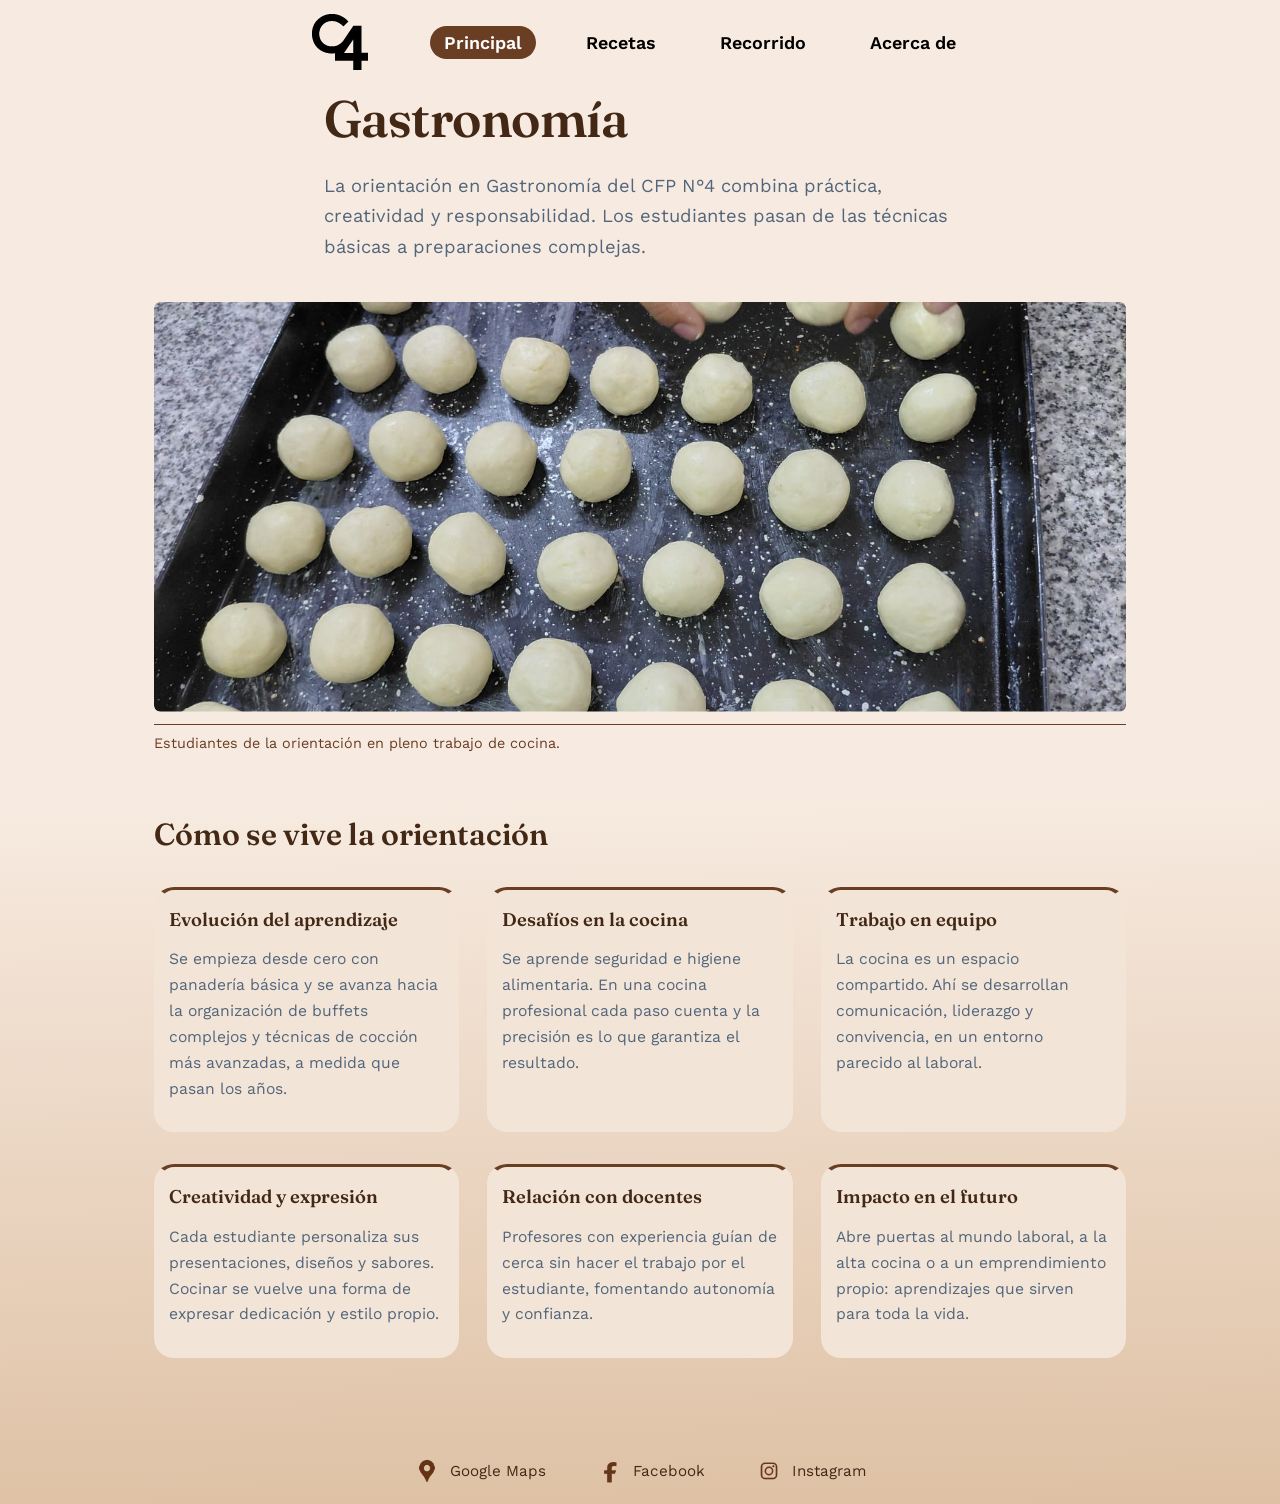
<file: index.html>
<!DOCTYPE html>
<html lang="es">
<head>
    <meta charset="UTF-8">
    <meta name="viewport" content="width=device-width, initial-scale=1.0">
    <link rel="preconnect" href="https://fonts.googleapis.com">
    <link rel="preconnect" href="https://fonts.gstatic.com" crossorigin>
    <link href="https://fonts.googleapis.com/css2?family=Fraunces:opsz,wght@9..144,500;9..144,600;9..144,700&family=Work+Sans:wght@400;500;600&display=swap" rel="stylesheet">
    <link rel="stylesheet" href="main.css">
    <script>document.documentElement.classList.add('js');</script>
    <script src="funciones.js" defer></script>
    <title>Gastronomía — CFP N°4</title>
</head>
<body>
    <menu id="arriba">
        <a href="index.html" class="LogoCFP4">
            <img src="Multimedia/CFP4-Logo.png" class="logo" alt="Logo CFP N°4">
        </a>
        <button type="button" class="menu-toggle" aria-label="Abrir menú" aria-expanded="false" aria-controls="arriba">
            <span></span>
            <span></span>
            <span></span>
        </button>
        <a href="index.html" class="activo">Principal</a>
        <a href="recetas.html">Recetas</a>
        <a href="recorrido.html">Recorrido</a>
        <a href="faq.html">Acerca de</a>
    </menu>

    <section class="hero">
        <h1>Gastronomía</h1>
        <p class="lead">La orientación en Gastronomía del CFP N°4 combina práctica, creatividad y responsabilidad. Los estudiantes pasan de las técnicas básicas a preparaciones complejas.</p>
    </section>

    <figure class="hero-strip">
        <img src="Multimedia/img2.jpg" alt="Estudiantes de la orientación en Gastronomía trabajando en la cocina" id="slider-imagenes">
        <figcaption>Estudiantes de la orientación en pleno trabajo de cocina.</figcaption>
    </figure>

    <section class="programa">
        <h2>Cómo se vive la orientación</h2>
        <div class="programa-grid">

            <article class="programa-item ">
                <h3>Evolución del aprendizaje</h3>
                <p>Se empieza desde cero con panadería básica y se avanza hacia la organización de buffets complejos y técnicas de cocción más avanzadas, a medida que pasan los años.</p>
            </article>

            <article class="programa-item">
                <h3>Desafíos en la cocina</h3>
                <p>Se aprende seguridad e higiene alimentaria. En una cocina profesional cada paso cuenta y la precisión es lo que garantiza el resultado.</p>
            </article>

            <article class="programa-item">
                <h3>Trabajo en equipo</h3>
                <p>La cocina es un espacio compartido. Ahí se desarrollan comunicación, liderazgo y convivencia, en un entorno parecido al laboral.</p>
            </article>

            <article class="programa-item">
                <h3>Creatividad y expresión</h3>
                <p>Cada estudiante personaliza sus presentaciones, diseños y sabores. Cocinar se vuelve una forma de expresar dedicación y estilo propio.</p>
            </article>

            <article class="programa-item">
                <h3>Relación con docentes</h3>
                <p>Profesores con experiencia guían de cerca sin hacer el trabajo por el estudiante, fomentando autonomía y confianza.</p>
            </article>

            <article class="programa-item">
                <h3>Impacto en el futuro</h3>
                <p>Abre puertas al mundo laboral, a la alta cocina o a un emprendimiento propio: aprendizajes que sirven para toda la vida.</p>
            </article>

        </div>
    </section>

    <menu id="abajo">
        <div class="item-abajo">
            <a href="https://www.google.com/maps/place/Centro+de+Formaci%C3%B3n+Profesional+N+4/@-34.6688553,-58.5001706,17z/data=!3m1!4b1!4m6!3m5!1s0x95bcc91901dc9925:0x16b20ada69ad6837!8m2!3d-34.6688553!4d-58.5001706!16s%2Fg%2F11c20sdx_k?entry=ttu&g_ep=EgoyMDI2MDUwNi4wIKXMDSoASAFQAw%3D%3D" class="icono-link" aria-label="Google Maps"><img src="Multimedia/Ubicacion.png" alt=""></a>
            <a href="https://www.google.com/maps/place/Centro+de+Formaci%C3%B3n+Profesional+N+4/@-34.6688553,-58.5001706,17z/data=!3m1!4b1!4m6!3m5!1s0x95bcc91901dc9925:0x16b20ada69ad6837!8m2!3d-34.6688553!4d-58.5001706!16s%2Fg%2F11c20sdx_k?entry=ttu&g_ep=EgoyMDI2MDUwNi4wIKXMDSoASAFQAw%3D%3D">Google Maps</a>
        </div>
        <div class="item-abajo">
            <a href="https://www.facebook.com/cfpcuatro" class="icono-link" aria-label="Facebook"><img src="Multimedia/FB.png" alt=""></a>
            <a href="https://www.facebook.com/cfpcuatro">Facebook</a>
        </div>
        <div class="item-abajo">
            <a href="https://www.instagram.com/cfp_cuatro/" class="icono-link" aria-label="Instagram"><img src="Multimedia/IG.png" alt=""></a>
            <a href="https://www.instagram.com/cfp_cuatro/">Instagram</a>
        </div>
    </menu>
</body>
</html>
</file>
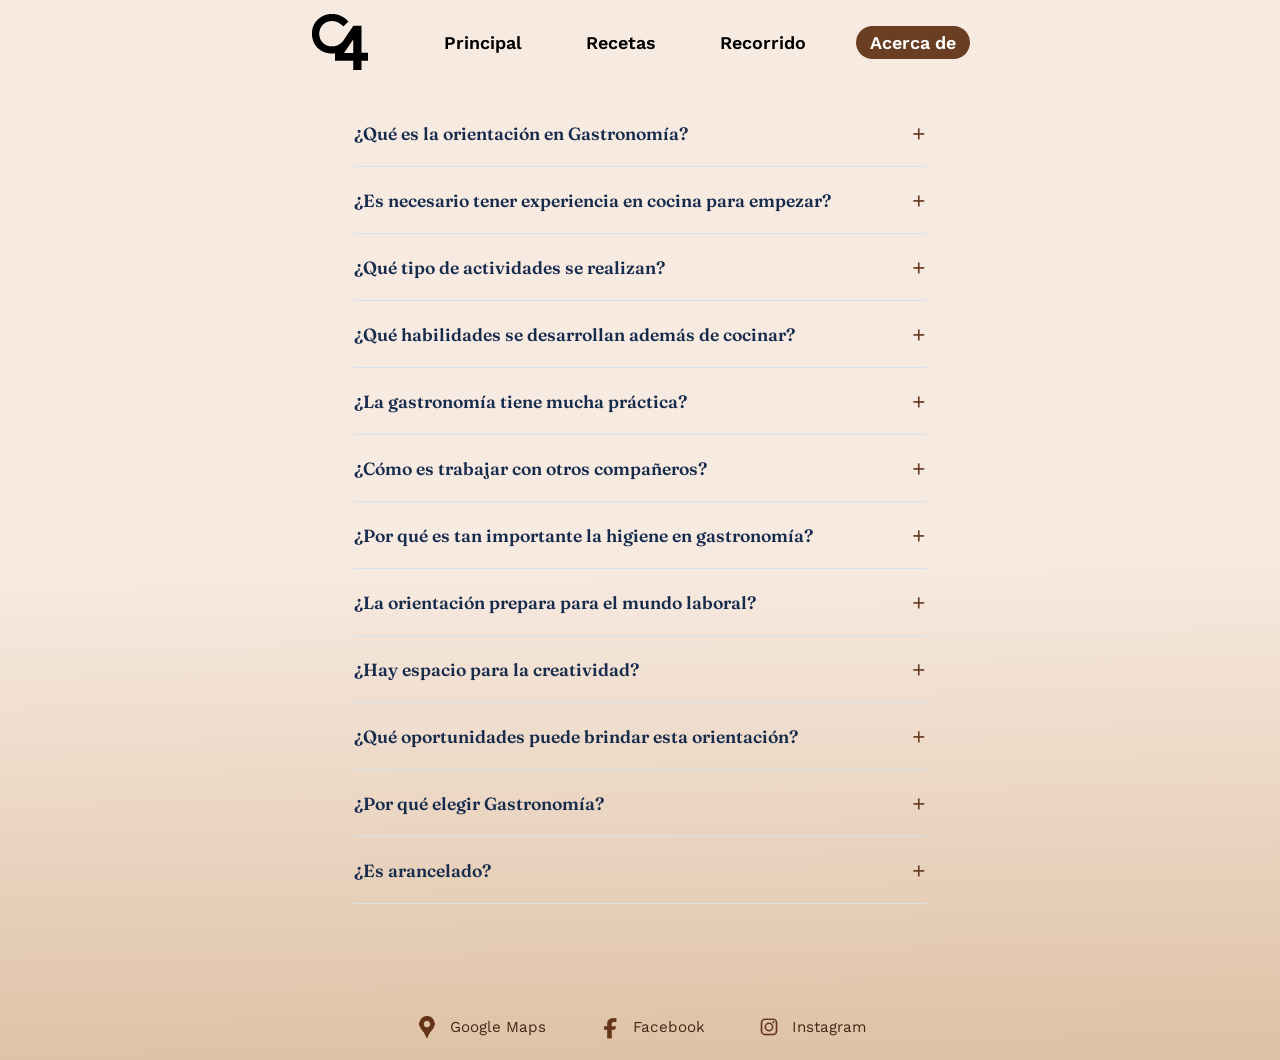
<file: faq.html>
<!DOCTYPE html>
<html lang="es">
<head>
    <meta charset="UTF-8">
    <meta name="viewport" content="width=device-width, initial-scale=1.0">
    <link rel="preconnect" href="https://fonts.googleapis.com">
    <link rel="preconnect" href="https://fonts.gstatic.com" crossorigin>
    <link href="https://fonts.googleapis.com/css2?family=Fraunces:opsz,wght@9..144,500;9..144,600;9..144,700&family=Work+Sans:wght@400;500;600&display=swap" rel="stylesheet">
    <link rel="stylesheet" href="main.css">
    <script>document.documentElement.classList.add('js');</script>
    <title>Preguntas Frecuentes — Gastronomía CFP N°4</title>
    <script src="funciones.js" defer></script>
</head>
<body>
    <menu id="arriba">
        <a href="index.html" class="LogoCFP4">
            <img src="Multimedia/CFP4-Logo.png" class="logo" alt="Logo CFP N°4">
        </a>
        <button type="button" class="menu-toggle" aria-label="Abrir menú" aria-expanded="false" aria-controls="arriba">
            <span></span>
            <span></span>
            <span></span>
        </button>
        <a href="index.html">Principal</a>
        <a href="recetas.html">Recetas</a>
        <a href="recorrido.html">Recorrido</a>
        <a href="faq.html" class="activo">Acerca de</a>
    </menu>

    <div class="faq-container">
        <details class="faq-item">
            <summary>¿Qué es la orientación en Gastronomía?</summary>
            <p>Es un espacio donde los estudiantes aprenden mucho más que cocinar. A lo largo de la formación incorporan técnicas gastronómicas, normas de higiene y seguridad, trabajo en equipo y organización, combinando clases prácticas y teóricas.</p>
        </details>
    
        <details class="faq-item">
            <summary>¿Es necesario tener experiencia en cocina para empezar?</summary>
            <p>No. La orientación está pensada para que cualquier estudiante pueda comenzar desde cero. Con el tiempo y la práctica, cada alumno va desarrollando confianza y nuevas habilidades.</p>
        </details>
    
        <details class="faq-item">
            <summary>¿Qué tipo de actividades se realizan?</summary>
            <p>Las clases incluyen preparaciones dulces y ensaladas, panadería, técnicas de cocción, presentación de platos y actividades relacionadas con la manipulación segura de alimentos.</p>
        </details>
    
        <details class="faq-item">
            <summary>¿Qué habilidades se desarrollan además de cocinar?</summary>
            <p>Además de aprender recetas y técnicas, los estudiantes desarrollan responsabilidad, creatividad, organización y la capacidad de trabajar en equipo, habilidades muy importantes tanto dentro como fuera de la cocina.</p>
        </details>
    
        <details class="faq-item">
            <summary>¿La gastronomía tiene mucha práctica?</summary>
            <p>Sí. La práctica ocupa un lugar muy importante porque permite aprender a través de la experiencia. Sin embargo, también hay contenidos teóricos relacionados con higiene, seguridad y procedimientos gastronómicos.</p>
        </details>
    
        <details class="faq-item">
            <summary>¿Cómo es trabajar con otros compañeros?</summary>
            <p>La cocina es un espacio de trabajo compartido, por eso se aprende a colaborar, comunicarse y resolver situaciones en grupo. Como en cualquier trabajo en equipo, pueden surgir diferencias, pero también se fortalecen la convivencia y el compañerismo.</p>
        </details>
    
        <details class="faq-item">
            <summary>¿Por qué es tan importante la higiene en gastronomía?</summary>
            <p>Porque trabajar con alimentos implica una gran responsabilidad. Mantener el orden, la limpieza y el cuidado en cada preparación es fundamental para garantizar la seguridad de las personas.</p>
        </details>
    
        <details class="faq-item">
            <summary>¿La orientación prepara para el mundo laboral?</summary>
            <p>Sí. Los estudiantes aprenden hábitos y dinámicas similares a las de una cocina profesional, lo que les brinda experiencia y herramientas útiles para futuros trabajos o emprendimientos.</p>
        </details>
    
        <details class="faq-item">
            <summary>¿Hay espacio para la creatividad?</summary>
            <p>Por supuesto. La gastronomía también permite expresarse a través de la presentación, los sabores y los detalles de cada preparación, haciendo que cada plato tenga algo personal.</p>
        </details>
    
        <details class="faq-item">
            <summary>¿Qué oportunidades puede brindar esta orientación?</summary>
            <p>La orientación puede abrir puertas para continuar estudios relacionados con gastronomía, trabajar en el área o incluso iniciar proyectos y emprendimientos propios.</p>
        </details>
    
        <details class="faq-item">
            <summary>¿Por qué elegir Gastronomía?</summary>
            <p>Porque es una experiencia que no solo enseña a cocinar, sino también a crecer personalmente, aprender a trabajar con otros y adquirir conocimientos útiles para la vida cotidiana y el futuro profesional.</p>
        </details>
        <details class="faq-item">
            <summary>¿Es arancelado?</summary>
            <p>No, es completamente gratuito. Los insumos basicos los aporta la escuela, los estudiantes unicamente tendrian que pagar cuando quieren usar ingredientes extra</p>
        </details>
    </div>

    <menu id="abajo">
        <div class="item-abajo">
            <a href="https://www.google.com/maps/place/Centro+de+Formaci%C3%B3n+Profesional+N+4/@-34.6688553,-58.5001706,17z/data=!3m1!4b1!4m6!3m5!1s0x95bcc91901dc9925:0x16b20ada69ad6837!8m2!3d-34.6688553!4d-58.5001706!16s%2Fg%2F11c20sdx_k?entry=ttu&g_ep=EgoyMDI2MDUwNi4wIKXMDSoASAFQAw%3D%3D" class="icono-link" aria-label="Google Maps"><img src="Multimedia/Ubicacion.png" alt=""></a>
            <a href="https://www.google.com/maps/place/Centro+de+Formaci%C3%B3n+Profesional+N+4/@-34.6688553,-58.5001706,17z/data=!3m1!4b1!4m6!3m5!1s0x95bcc91901dc9925:0x16b20ada69ad6837!8m2!3d-34.6688553!4d-58.5001706!16s%2Fg%2F11c20sdx_k?entry=ttu&g_ep=EgoyMDI2MDUwNi4wIKXMDSoASAFQAw%3D%3D">Google Maps</a>
        </div>
        <div class="item-abajo">
            <a href="https://www.facebook.com/cfpcuatro" class="icono-link" aria-label="Facebook"><img src="Multimedia/FB.png" alt=""></a>
            <a href="https://www.facebook.com/cfpcuatro">Facebook</a>
        </div>
        <div class="item-abajo">
            <a href="https://www.instagram.com/cfp_cuatro/" class="icono-link" aria-label="Instagram"><img src="Multimedia/IG.png" alt=""></a>
            <a href="https://www.instagram.com/cfp_cuatro/">Instagram</a>
        </div>
    </menu>
</body>
</html>
</file>
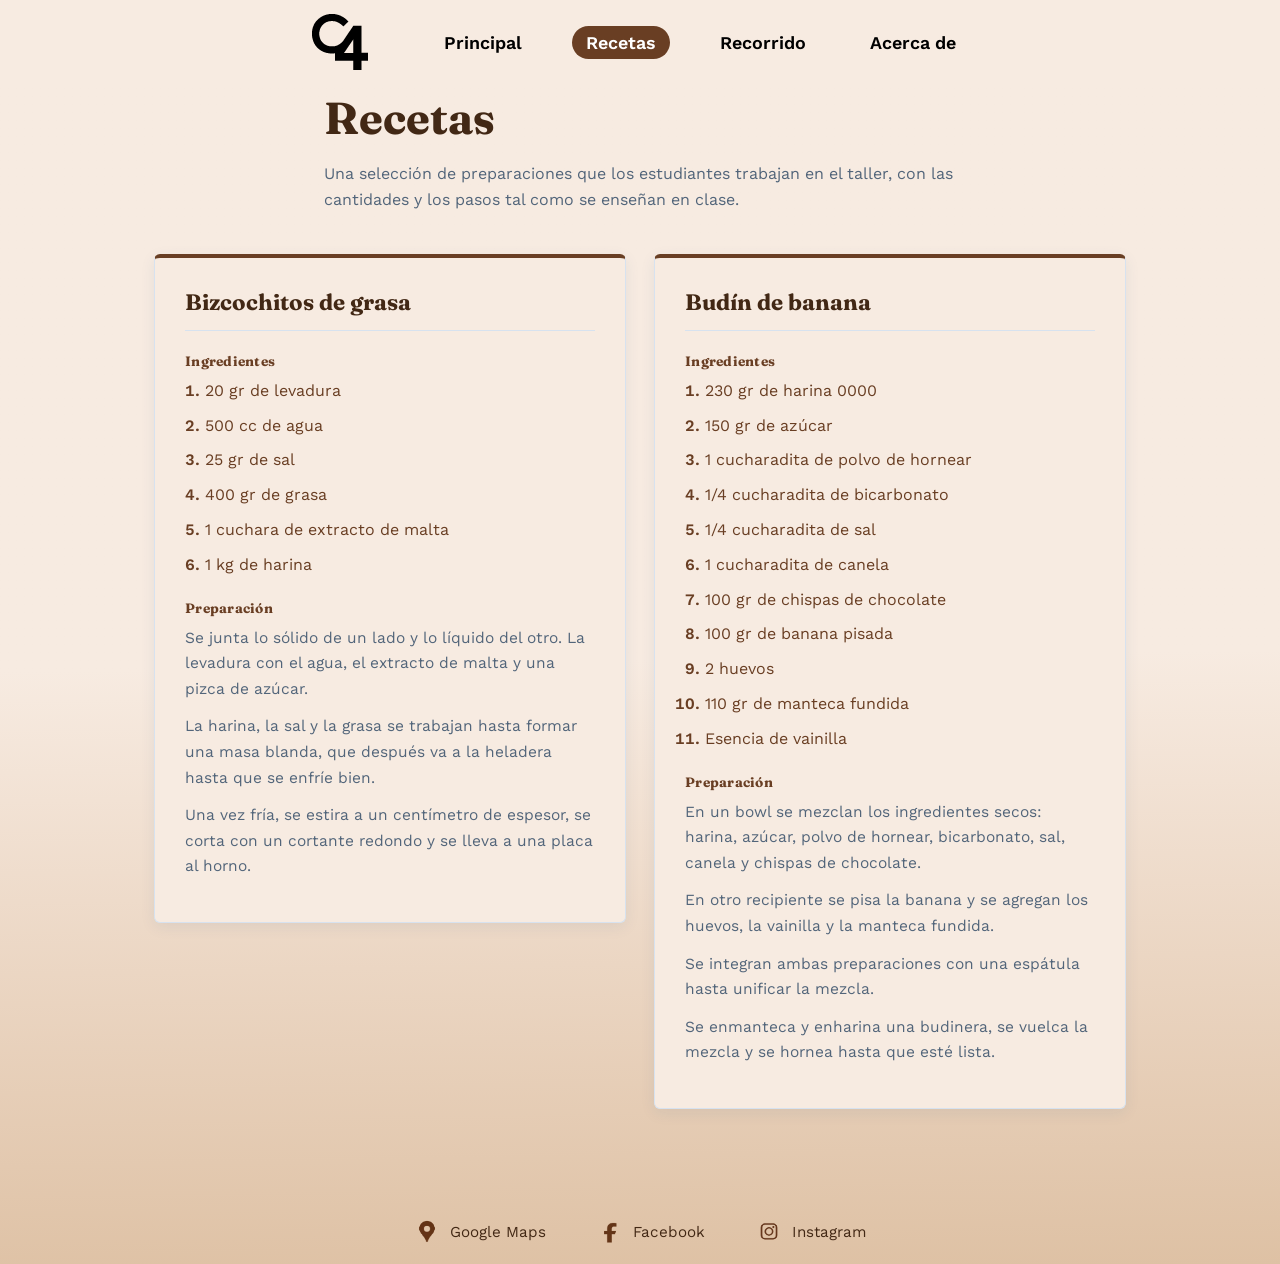
<file: recetas.html>
<!DOCTYPE html>
<html lang="es">
<head>
    <meta charset="UTF-8">
    <meta name="viewport" content="width=device-width, initial-scale=1.0">
    <link rel="preconnect" href="https://fonts.googleapis.com">
    <link rel="preconnect" href="https://fonts.gstatic.com" crossorigin>
    <link href="https://fonts.googleapis.com/css2?family=Fraunces:opsz,wght@9..144,500;9..144,600;9..144,700&family=Work+Sans:wght@400;500;600&display=swap" rel="stylesheet">
    <link rel="stylesheet" href="main.css">
    <script>document.documentElement.classList.add('js');</script>
    <title>Recetas — Gastronomía CFP N°4</title>
    <script src="funciones.js" defer></script>
</head>
<body>
    <menu id="arriba">
        <a href="index.html" class="LogoCFP4">
            <img src="Multimedia/CFP4-Logo.png" class="logo" alt="Logo CFP N°4">
        </a>
        <button type="button" class="menu-toggle" aria-label="Abrir menú" aria-expanded="false" aria-controls="arriba">
            <span></span>
            <span></span>
            <span></span>
        </button>
        <a href="index.html">Principal</a>
        <a href="recetas.html" class="activo">Recetas</a>
        <a href="recorrido.html" >Recorrido</a>
        <a href="faq.html">Acerca de</a>
    </menu>

    <section class="recetas-hero">
        <h1>Recetas</h1>
        <p class="lead">Una selección de preparaciones que los estudiantes trabajan en el taller, con las cantidades y los pasos tal como se enseñan en clase.</p>
    </section>

    <div class="contenedor-recetas">

        <article class="receta-card">
            <h2>Bizcochitos de grasa</h2>
            <h3>Ingredientes</h3>
            <ol>
                <li>20 gr de levadura</li>
                <li>500 cc de agua</li>
                <li>25 gr de sal</li>
                <li>400 gr de grasa</li>
                <li>1 cuchara de extracto de malta</li>
                <li>1 kg de harina</li>
            </ol>
            <div class="preparacion">
                <h3>Preparación</h3>
                <p>Se junta lo sólido de un lado y lo líquido del otro. La levadura con el agua, el extracto de malta y una pizca de azúcar.</p>
                <p>La harina, la sal y la grasa se trabajan hasta formar una masa blanda, que después va a la heladera hasta que se enfríe bien.</p>
                <p>Una vez fría, se estira a un centímetro de espesor, se corta con un cortante redondo y se lleva a una placa al horno.</p>
            </div>
        </article>

        <article class="receta-card">
            <h2>Budín de banana</h2>
            <h3>Ingredientes</h3>
            <ol>
                <li>230 gr de harina 0000</li>
                <li>150 gr de azúcar</li>
                <li>1 cucharadita de polvo de hornear</li>
                <li>1/4 cucharadita de bicarbonato</li>
                <li>1/4 cucharadita de sal</li>
                <li>1 cucharadita de canela</li>
                <li>100 gr de chispas de chocolate</li>
                <li>100 gr de banana pisada</li>
                <li>2 huevos</li>
                <li>110 gr de manteca fundida</li>
                <li>Esencia de vainilla</li>
            </ol>
            <div class="preparacion">
                <h3>Preparación</h3>
                <p>En un bowl se mezclan los ingredientes secos: harina, azúcar, polvo de hornear, bicarbonato, sal, canela y chispas de chocolate.</p>
                <p>En otro recipiente se pisa la banana y se agregan los huevos, la vainilla y la manteca fundida.</p>
                <p>Se integran ambas preparaciones con una espátula hasta unificar la mezcla.</p>
                <p>Se enmanteca y enharina una budinera, se vuelca la mezcla y se hornea hasta que esté lista.</p>
            </div>
        </article>

    </div>

    <menu id="abajo">
        <div class="item-abajo">
            <a href="https://www.google.com/maps/place/Centro+de+Formaci%C3%B3n+Profesional+N+4/@-34.6688553,-58.5001706,17z/data=!3m1!4b1!4m6!3m5!1s0x95bcc91901dc9925:0x16b20ada69ad6837!8m2!3d-34.6688553!4d-58.5001706!16s%2Fg%2F11c20sdx_k?entry=ttu&g_ep=EgoyMDI2MDUwNi4wIKXMDSoASAFQAw%3D%3D" class="icono-link" aria-label="Google Maps"><img src="Multimedia/Ubicacion.png" alt=""></a>
            <a href="https://www.google.com/maps/place/Centro+de+Formaci%C3%B3n+Profesional+N+4/@-34.6688553,-58.5001706,17z/data=!3m1!4b1!4m6!3m5!1s0x95bcc91901dc9925:0x16b20ada69ad6837!8m2!3d-34.6688553!4d-58.5001706!16s%2Fg%2F11c20sdx_k?entry=ttu&g_ep=EgoyMDI2MDUwNi4wIKXMDSoASAFQAw%3D%3D">Google Maps</a>
        </div>
        <div class="item-abajo">
            <a href="https://www.facebook.com/cfpcuatro" class="icono-link" aria-label="Facebook"><img src="Multimedia/FB.png" alt=""></a>
            <a href="https://www.facebook.com/cfpcuatro">Facebook</a>
        </div>
        <div class="item-abajo">
            <a href="https://www.instagram.com/cfp_cuatro/" class="icono-link" aria-label="Instagram"><img src="Multimedia/IG.png" alt=""></a>
            <a href="https://www.instagram.com/cfp_cuatro/">Instagram</a>
        </div>
    </menu>
</body>
</html>
</file>
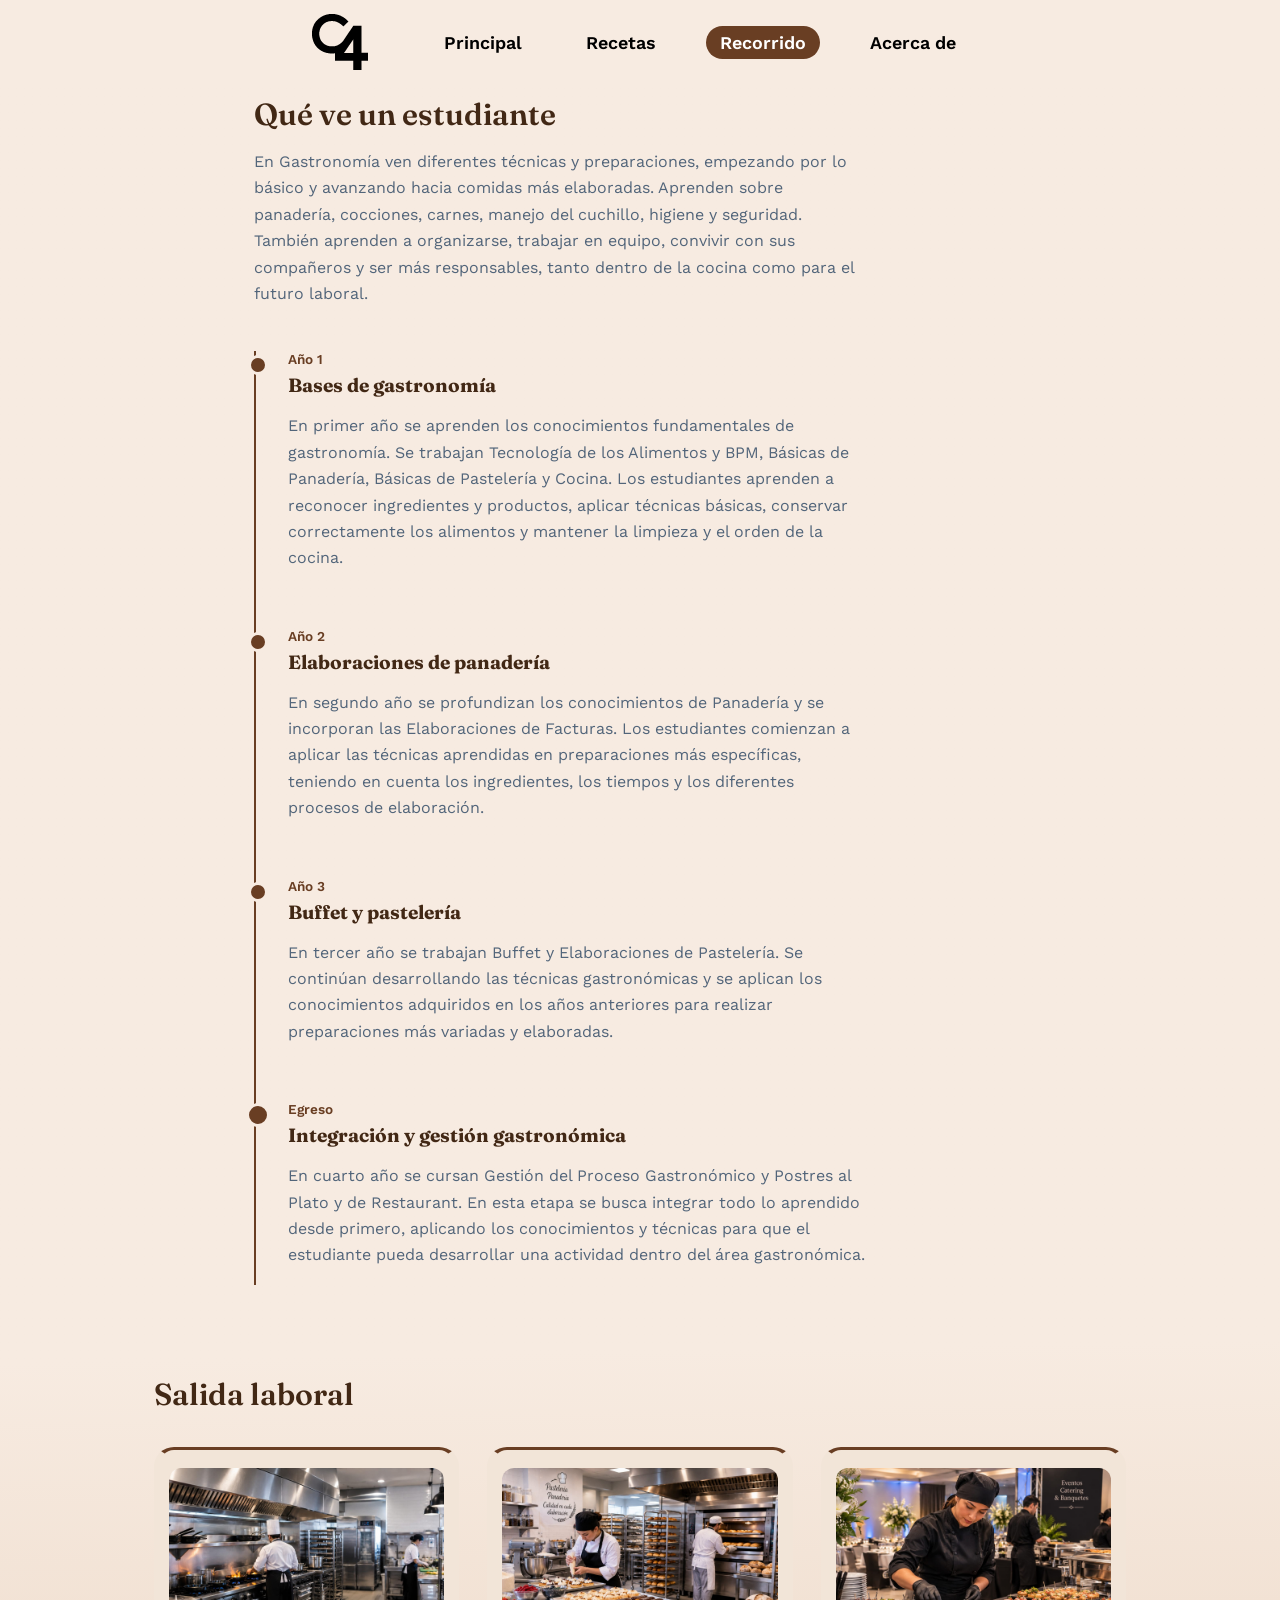
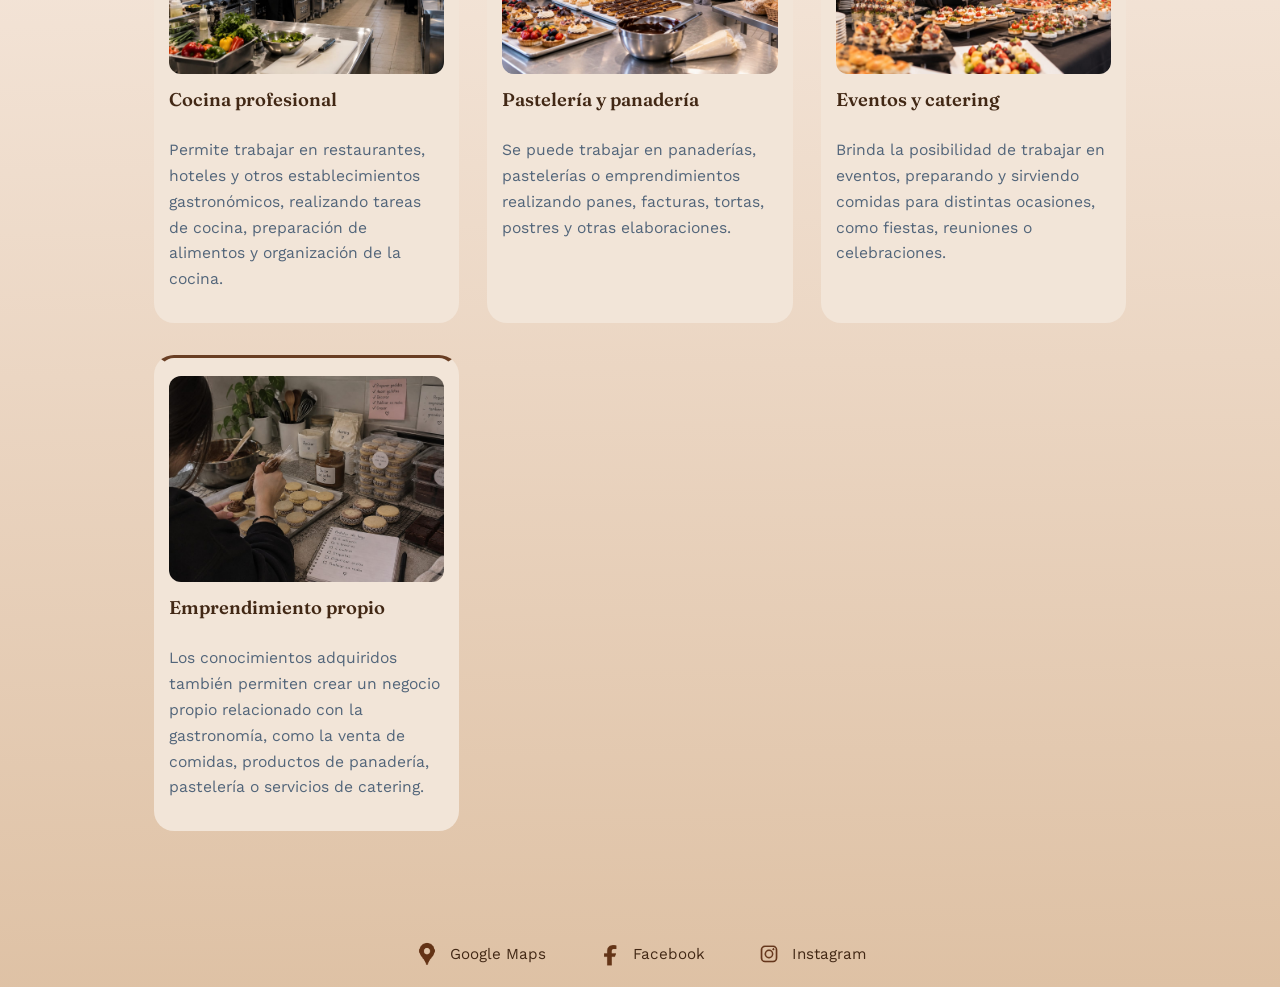
<file: recorrido.html>
<!DOCTYPE html>
<html lang="es">
<head>
    <meta charset="UTF-8">
    <meta name="viewport" content="width=device-width, initial-scale=1.0">
    <link rel="preconnect" href="https://fonts.googleapis.com">
    <link rel="preconnect" href="https://fonts.gstatic.com" crossorigin>
    <link href="https://fonts.googleapis.com/css2?family=Fraunces:opsz,wght@9..144,500;9..144,600;9..144,700&family=Work+Sans:wght@400;500;600&display=swap" rel="stylesheet">
    <link rel="stylesheet" href="main.css">
    <script>document.documentElement.classList.add('js');</script>
    <title>Recorrido y salida laboral — Gastronomía CFP N°4</title>
    <script src="funciones.js" defer></script>
</head>
<body>
    <menu id="arriba">
        <a href="index.html" class="LogoCFP4">
            <img src="Multimedia/CFP4-Logo.png" class="logo" alt="Logo CFP N°4">
        </a>
        <button type="button" class="menu-toggle" aria-label="Abrir menú" aria-expanded="false" aria-controls="arriba">
            <span></span>
            <span></span>
            <span></span>
        </button>
        <a href="index.html">Principal</a>
        <a href="recetas.html">Recetas</a>
        <a href="recorrido.html" class="activo">Recorrido</a>
        <a href="faq.html">Acerca de</a>
    </menu>

    <section class="linea-tiempo">
        <h2>Qué ve un estudiante</h2>
        <p class="lead">En Gastronomía ven diferentes técnicas y preparaciones, empezando por lo básico y avanzando hacia comidas más elaboradas. Aprenden sobre panadería, cocciones, carnes, manejo del cuchillo, higiene y seguridad. También aprenden a organizarse, trabajar en equipo, convivir con sus compañeros y ser más responsables, tanto dentro de la cocina como para el futuro laboral.
        </p>

        <div class="timeline">

            <article class="timeline-item">
                <span class="etapa">Año 1</span>
                <h3>Bases de gastronomía</h3>
                <p>En primer año se aprenden los conocimientos fundamentales de gastronomía. Se trabajan Tecnología de los Alimentos y BPM, Básicas de Panadería, Básicas de Pastelería y Cocina. Los estudiantes aprenden a reconocer ingredientes y productos, aplicar técnicas básicas, conservar correctamente los alimentos y mantener la limpieza y el orden de la cocina.</p>
            </article>

            <article class="timeline-item">
                <span class="etapa">Año 2</span>
                <h3>Elaboraciones de panadería</h3>
                <p>En segundo año se profundizan los conocimientos de Panadería y se incorporan las Elaboraciones de Facturas. Los estudiantes comienzan a aplicar las técnicas aprendidas en preparaciones más específicas, teniendo en cuenta los ingredientes, los tiempos y los diferentes procesos de elaboración.</p>
            </article>

            <article class="timeline-item">
                <span class="etapa">Año 3</span>
                <h3>Buffet y pastelería</h3>
                <p>En tercer año se trabajan Buffet y Elaboraciones de Pastelería. Se continúan desarrollando las técnicas gastronómicas y se aplican los conocimientos adquiridos en los años anteriores para realizar preparaciones más variadas y elaboradas.</p>
            </article>

            <article class="timeline-item destacado">
                <span class="etapa">Egreso</span>
                <h3>Integración y gestión gastronómica</h3>
                <p>En cuarto año se cursan Gestión del Proceso Gastronómico y Postres al Plato y de Restaurant. En esta etapa se busca integrar todo lo aprendido desde primero, aplicando los conocimientos y técnicas para que el estudiante pueda desarrollar una actividad dentro del área gastronómica.</p>
            </article>

        </div>
    </section>

    <section class="salida-laboral">
        <h2>Salida laboral</h2>
        <div class="programa-grid">

            <article class="programa-item">
                <img class="tarjeta-img" src="Multimedia/cocina-hornallas.jpeg" alt="Hornallas y mesada de la cocina del taller">
                <h3>Cocina profesional</h3>
                <p>Permite trabajar en restaurantes, hoteles y otros establecimientos gastronómicos, realizando tareas de cocina, preparación de alimentos y organización de la cocina.</p>
            </article>

            <article class="programa-item">
                <img class="tarjeta-img" src="Multimedia/cocina-amasadora.jpeg" alt="Amasadora y balanza de la cocina del taller">
                <h3>Pastelería y panadería</h3>
                <p>Se puede trabajar en panaderías, pastelerías o emprendimientos realizando panes, facturas, tortas, postres y otras elaboraciones.</p>
            </article>

            <article class="programa-item">
                <img class="tarjeta-img" src="Multimedia/cocina-pasillo.jpeg" alt="Pasillo de trabajo de la cocina del taller">
                <h3>Eventos y catering</h3>
                <p>Brinda la posibilidad de trabajar en eventos, preparando y sirviendo comidas para distintas ocasiones, como fiestas, reuniones o celebraciones.</p>
            </article>

            <article class="programa-item">
                <img class="tarjeta-img" src="Multimedia/cocina-mesa-harina.jpeg" alt="Mesa de trabajo con harina en el taller">
                <h3>Emprendimiento propio</h3>
                <p>Los conocimientos adquiridos también permiten crear un negocio propio relacionado con la gastronomía, como la venta de comidas, productos de panadería, pastelería o servicios de catering.</p>
            </article>

        </div>
    </section>

    <menu id="abajo">
        <div class="item-abajo">
            <a href="https://www.google.com/maps/place/Centro+de+Formaci%C3%B3n+Profesional+N+4/@-34.6688553,-58.5001706,17z/data=!3m1!4b1!4m6!3m5!1s0x95bcc91901dc9925:0x16b20ada69ad6837!8m2!3d-34.6688553!4d-58.5001706!16s%2Fg%2F11c20sdx_k?entry=ttu&g_ep=EgoyMDI2MDUwNi4wIKXMDSoASAFQAw%3D%3D" class="icono-link" aria-label="Google Maps"><img src="Multimedia/Ubicacion.png" alt=""></a>
            <a href="https://www.google.com/maps/place/Centro+de+Formaci%C3%B3n+Profesional+N+4/@-34.6688553,-58.5001706,17z/data=!3m1!4b1!4m6!3m5!1s0x95bcc91901dc9925:0x16b20ada69ad6837!8m2!3d-34.6688553!4d-58.5001706!16s%2Fg%2F11c20sdx_k?entry=ttu&g_ep=EgoyMDI2MDUwNi4wIKXMDSoASAFQAw%3D%3D">Google Maps</a>
        </div>
        <div class="item-abajo">
            <a href="https://www.facebook.com/cfpcuatro" class="icono-link" aria-label="Facebook"><img src="Multimedia/FB.png" alt=""></a>
            <a href="https://www.facebook.com/cfpcuatro">Facebook</a>
        </div>
        <div class="item-abajo">
            <a href="https://www.instagram.com/cfp_cuatro/" class="icono-link" aria-label="Instagram"><img src="Multimedia/IG.png" alt=""></a>
            <a href="https://www.instagram.com/cfp_cuatro/">Instagram</a>
        </div>
    </menu>
</body>
</html>
</file>
<file: main.css>
* {
    box-sizing: border-box;
}

body {
    margin: 0;
    padding: 0;
    background-image: linear-gradient(179deg in oklch, #F7EBE1 52.23%, #DEC1A4 100%), radial-gradient(circle farthest-corner at 22% 18% in oklch, #A855F7CC 0%, #A855F700 62%, #00000000 100%);
    background-blend-mode: normal, screen;
    color: #172B4D;
    font-family: 'Work Sans', sans-serif;
    position: relative;
}

h1, h2, h3 {
    font-family: 'Fraunces', serif;
    color: #422815;
    margin: 0;
}

p {
    color: #52657A;
    line-height: 1.65;
}

a {
    color: inherit;
}


menu#arriba {
    display: flex;
    align-items: center;
    justify-content: center;
    flex-wrap: wrap;
    gap: 8px clamp(10px, 3vw, 36px);
    background-color: #F7EBE1;
    padding: 12px 5vw;
    margin: 0;
    position: fixed;
    z-index: 1000;
    width: 100%;
    top: 0px;
}

menu#arriba a {
    display: flex;
    align-items: center;
    font-size: clamp(14px, 1.4vw, 18px);
    color: black;
    font-weight: 600;
    text-decoration: none;
    border: 2px solid transparent;
    border-radius: 25px;
    padding: 4px 12px;
    transition: color .5s, background-color .5s, transform .2s;
}

menu#arriba a:not(.LogoCFP4):hover,
menu#arriba a.activo {
    background-color: #693E23;
    color: white;
}

menu#arriba a:not(.LogoCFP4):hover {
    transform: scale(1.05);
}

menu#arriba a.LogoCFP4 {
    padding: 0;
    margin-right: clamp(0px, 2vw, 24px);
    background-color: transparent;
}

img.logo {
    display: block;
    height: clamp(32px, 5vw, 56px);
    width: auto;
}


.linea-tiempo {
    max-width: 900px;
    margin: 95px auto 90px;
    padding: 0 5vw;
}

.linea-tiempo > h2 {
    font-size: 1.9rem;
    font-weight: 600;
    margin-bottom: 12px;
}

.linea-tiempo > .lead {
    max-width: 60ch;
    margin-bottom: 44px;
}

.timeline {
    position: relative;
    display: flex;
    flex-direction: column;
    gap: 40px;
    padding-left: 32px;
    border-left: 2px solid #693E23;
}

.timeline-item {
    position: relative;
}

.timeline-item::before {
    content: "";
    position: absolute;
    left: -40px;
    top: 4px;
    width: 14px;
    height: 14px;
    border-radius: 50%;
    background: #693E23;
    border: 3px solid #F7EBE1;
}

.timeline-item.destacado::before {
    background: #693E23;
    width: 18px;
    height: 18px;
    left: -42px;
    top: 2px;
}

.timeline-item .etapa {
    display: block;
    font-size: 0.85rem;
    font-weight: 600;
    color: #693E23;
    margin-bottom: 6px;
}

.timeline-item h3 {
    font-size: 1.2rem;
    margin-bottom: 8px;
}

.timeline-item p {
    max-width: 58ch;
}

.salida-laboral {
    max-width: 1100px;
    margin: 0 auto 90px;
    padding: 0 5vw;
}

.salida-laboral > h2 {
    font-size: 1.9rem;
    font-weight: 600;
    margin-bottom: 34px;
}

.hero {
    max-width: 760px;
    margin: 90px auto 40px;
    padding: 0 5vw;
}

.hero h1 {
    font-size: clamp(2.1rem, 4.4vw, 3.2rem);
    font-weight: 600;
    line-height: 1.15;
    letter-spacing: -0.01em;
    margin-bottom: 22px;
}

.hero .lead {
    font-size: 1.15rem;
    max-width: 60ch;
}

.hero-strip {
    max-width: 1100px;
    margin: 0 auto 64px;
    padding: 0 5vw;
}

#slider-imagenes {
    width: 100%;
    height: 32vw;
    max-height: 520px;
    object-fit: cover;
    display: block;
    border-radius: 6px;
    transition: opacity .5s ease;
}

.hero-strip figcaption {
    margin-top: 12px;
    font-size: 0.9rem;
    color: #693E23;
    border-top: 1px solid #693E23;
    padding-top: 10px;
}


.programa {
    max-width: 1100px;
    margin: 0 auto 80px;
    padding: 0 5vw;
}

.programa > h2 {
    font-size: 1.9rem;
    font-weight: 600;
    margin-bottom: 34px;
}

.programa-grid {
    display: grid;
    grid-template-columns: repeat(auto-fit, minmax(240px, 1fr));
    gap: 32px 28px;
}

.programa-item {
    border: 5px solid transparent;
    border-top: 3px solid #693E23;
    padding: 10px;
    padding-top: 18px;
    background-color: #F2E5D8;
    border-radius: 20px;
    transition: border-color .5s, transform .2s;
}

.programa-item h3 {
    font-size: 1.15rem;
    font-weight: 600;
    margin-bottom: 10px;
}

.programa-item p {
    font-size: 0.98rem;
}

.programa-item:hover {
    border-color: #A68468;
    border-top-color: #693E23;
    transform: scale(1.02);
    background-color: #F2E2D3;
}


.faq-container {
    max-width: 700px;
    margin: 100px auto 90px;
    padding: 0 5vw;
}

.faq-container > h1 {
    font-size: 1.9rem;
    margin-bottom: 30px;
}

.faq-item {
    border-bottom: 1px solid #D7E2EF;
}

.faq-item summary {
    padding: 20px 0;
    display: flex;
    justify-content: space-between;
    align-items: center;
    gap: 16px;
    cursor: pointer;
    list-style: none;
    font-family: 'Fraunces', serif;
    font-size: 1.1rem;
    font-weight: 600;
    user-select: none;
}

.faq-item summary::-webkit-details-marker {
    display: none;
}

.faq-item summary::after {
    content: "+";
    font-family: 'Work Sans', sans-serif;
    font-size: 1.4rem;
    font-weight: 400;
    color: #693E23;
    transition: transform .25s;
    flex-shrink: 0;
}

.faq-item[open] summary::after {
    transform: rotate(45deg);
}

.faq-item p {
    padding: 0 0 22px;
    margin: 0;
    max-width: 62ch;
    animation: fadeIn .25s ease;
}



@keyframes fadeIn {
    from {
        opacity: 0;
        transform: translateY(-4px);
    }

    to {
        opacity: 1;
        transform: translateY(0);
    }
}



.recetas-hero {
    max-width: 760px;
    margin: 90px auto 8px;
    padding: 0 5vw;
}

.recetas-hero h1 {
    font-size: clamp(2rem, 4vw, 2.8rem);
    margin-bottom: 14px;
}

.contenedor-recetas {
    display: flex;
    flex-wrap: wrap;
    align-items: flex-start;
    gap: 28px;
    max-width: 1100px;
    margin: 40px auto 90px;
    padding: 0 5vw;
}

.receta-card {
    flex: 1 1 360px;
    max-width: 480px;
    background: #F7EBE1;
    border: 1px solid #D7E2EF;
    border-top: 4px solid #693E23;
    border-radius: 6px;
    padding: 30px;
    box-shadow: 0 4px 15px rgba(31, 78, 133, 0.08);
}

.receta-card h2 {
    font-size: 1.4rem;
    margin: 0 0 18px;
    padding-bottom: 14px;
    border-bottom: 1px solid #D7E2EF;
}

.receta-card h3 {
    font-size: 0.85rem;
    text-transform: none;
    letter-spacing: 0.02em;
    color: #693E23;
    margin: 22px 0 10px;
}

.receta-card ol {
    padding-left: 20px;
    margin: 0;
}

.receta-card li {
    margin-bottom: 10px;
    color: #693E23;
    line-height: 1.55;
}

.receta-card li::marker {
    color: #693E23;
    font-weight: 600;
}

.receta-card .preparacion p {
    margin: 0 0 12px;
    font-size: 0.97rem;
}


.card {
    flex: 1 1 360px;
    max-width: 480px;
    background: #E8D4C1;
    border: 1px solid #D7E2EF;
    border-top: 4px solid #693E23;
    border-radius: 6px;
    padding: 30px;
    box-shadow: 0 4px 15px rgba(31, 78, 133, 0.08);    
}


menu#abajo {
    background-color: #F7EBE1;
    background: transparent;
    color: white;
    margin: 40px 0 0;
    display: flex;
    flex-wrap: wrap;
    align-items: center;
    justify-content: center;
    gap: 4vw;
    padding: 20px 10px;
}

.item-abajo {
    display: flex;
    align-items: center;
    gap: 10px;
}

menu#abajo a {
    color: #422815;
    text-decoration: none;
    font-size: 0.95rem;
}

menu#abajo a:hover {
    opacity: 0.8;
}

menu#abajo img {
    height: 2vw;
    min-height: 18px;
    width: auto;
}


@media (max-width: 768px) {

    .masthead {
        justify-content: center;
        text-align: center;
    }

    .masthead nav {
        justify-content: center;
        gap: 5vw;
    }

    .programa-item.destacada {
        grid-column: span 1;
    }

    #slider-imagenes {
        height: 55vw;
    }

    .receta-card {
        max-width: 100%;
    }
}



@media (prefers-reduced-motion: reduce) {

    #slider-imagenes {
        transition: none;
    }

    .faq-item p {
        animation: none;
    }
}

.barra-progreso {
    position: fixed;
    top: 0;
    left: 0;
    height: 3px;
    width: 100%;
    background-color: #693E23;
    transform-origin: left center;
    transform: scaleX(0);
    z-index: 1100;
    pointer-events: none;
}

menu#arriba {
    transition: box-shadow .4s ease;
}

menu#arriba.con-sombra {
    box-shadow: 0 4px 18px rgba(66, 40, 21, 0.18);
}

@keyframes entradaSuave {
    from {
        opacity: 0;
        transform: translateY(24px);
    }

    to {
        opacity: 1;
        transform: translateY(0);
    }
}

.hero h1,
.recetas-hero h1 {
    animation: entradaSuave .9s cubic-bezier(.2, .7, .2, 1) both;
}

.hero .lead,
.recetas-hero .lead {
    animation: entradaSuave .9s cubic-bezier(.2, .7, .2, 1) .18s both;
}

.js .reveal {
    opacity: 0;
    translate: 0 36px;
    transition:
        opacity .8s ease var(--delay, 0s),
        translate .8s cubic-bezier(.2, .7, .2, 1) var(--delay, 0s);
}

.js .reveal.reveal-left {
    translate: -36px 0;
}

.js .reveal.visible {
    opacity: 1;
    translate: 0 0;
}

.js .programa-item.reveal {
    transition:
        border-color .5s,
        transform .2s,
        opacity .8s ease var(--delay, 0s),
        translate .8s cubic-bezier(.2, .7, .2, 1) var(--delay, 0s);
}

.js .hero-strip.reveal {
    translate: 0 0;
}

.js .hero-strip.reveal #slider-imagenes {
    clip-path: inset(0 0 100% 0 round 6px);
    transition: opacity .5s ease, clip-path 1.3s cubic-bezier(.2, .7, .2, 1) .1s;
}

.js .hero-strip.reveal.visible #slider-imagenes {
    clip-path: inset(0 0 0 0 round 6px);
}

.js .hero-strip.reveal figcaption {
    opacity: 0;
    transition: opacity .8s ease .9s;
}

.js .hero-strip.reveal.visible figcaption {
    opacity: 1;
}

.js .timeline-item.reveal::before {
    scale: 0;
    transition: scale .6s cubic-bezier(.3, 1.6, .5, 1) calc(var(--delay, 0s) + .25s);
}

.js .timeline-item.reveal.visible::before {
    scale: 1;
}

.faq-item summary {
    transition: padding-left .3s ease, color .3s ease;
}

.faq-item summary:hover {
    padding-left: 8px;
    color: #693E23;
}

.receta-card {
    transition: box-shadow .4s ease, border-color .4s ease;
}

.receta-card:hover {
    box-shadow: 0 10px 28px rgba(66, 40, 21, 0.16);
}

@media (prefers-reduced-motion: reduce) {

    .hero h1,
    .hero .lead,
    .recetas-hero h1,
    .recetas-hero .lead {
        animation: none;
    }

    .js .reveal,
    .js .reveal.reveal-left {
        opacity: 1;
        translate: none;
        transition: none;
    }

    .js .hero-strip.reveal #slider-imagenes {
        clip-path: none;
        transition: none;
    }

    .js .hero-strip.reveal figcaption {
        opacity: 1;
        transition: none;
    }

    .js .timeline-item.reveal::before {
        scale: 1;
        transition: none;
    }

    .barra-progreso {
        display: none;
    }
}

menu#abajo a.icono-link {
    display: flex;
    align-items: center;
}

menu#abajo a.icono-link:hover {
    opacity: 1;
}

menu#abajo a.icono-link img {
    transition: transform .25s ease;
}

menu#abajo a.icono-link:hover img,
menu#abajo a.icono-link:focus-visible img {
    transform: scale(1.25);
}

.salida-laboral .programa-grid {
    grid-auto-rows: 1fr;
}

.salida-laboral .programa-item {
    display: flex;
    flex-direction: column;
}

.tarjeta-img {
    display: block;
    width: 100%;
    aspect-ratio: 4 / 3;
    object-fit: cover;
    border-radius: 12px;
    margin-bottom: 14px;
}

@media (prefers-reduced-motion: reduce) {
    menu#abajo a.icono-link img {
        transition: none;
    }
}


img {
    max-width: 100%;
}

.menu-toggle {
    display: none;
}

@media (max-width: 768px) {

    menu#arriba {
        justify-content: space-between;
        padding: 10px 5vw;
        gap: 0;
    }

    menu#arriba a.LogoCFP4 {
        margin-right: 0;
    }

    .menu-toggle {
        display: flex;
        flex-direction: column;
        justify-content: center;
        align-items: center;
        gap: 5px;
        width: 44px;
        height: 44px;
        padding: 0;
        margin-left: auto;
        background: transparent;
        border: 2px solid #693E23;
        border-radius: 12px;
        cursor: pointer;
        transition: background-color .3s;
    }

    .menu-toggle:hover {
        background-color: #F2E5D8;
    }

    .menu-toggle:focus-visible {
        outline: 3px solid #A68468;
        outline-offset: 2px;
    }

    .menu-toggle span {
        display: block;
        width: 22px;
        height: 3px;
        border-radius: 2px;
        background-color: #693E23;
        transition: transform .3s ease, opacity .2s ease;
    }

    .menu-toggle[aria-expanded="true"] span:nth-child(1) {
        transform: translateY(8px) rotate(45deg);
    }

    .menu-toggle[aria-expanded="true"] span:nth-child(2) {
        opacity: 0;
    }

    .menu-toggle[aria-expanded="true"] span:nth-child(3) {
        transform: translateY(-8px) rotate(-45deg);
    }

    .js menu#arriba a:not(.LogoCFP4) {
        display: none;
    }

    .js menu#arriba.abierto a:not(.LogoCFP4) {
        display: flex;
        justify-content: center;
        width: 100%;
        font-size: 1.05rem;
        padding: 12px;
        margin-top: 8px;
        animation: fadeIn .25s ease;
    }

    menu#arriba.abierto {
        box-shadow: 0 8px 22px rgba(66, 40, 21, 0.2);
        padding-bottom: 14px;
    }

    .hero,
    .recetas-hero {
        margin-top: 100px;
    }

    .linea-tiempo,
    .faq-container {
        margin-top: 100px;
    }
}

@media (max-width: 480px) {

    .hero h1 {
        font-size: 2rem;
    }

    .hero .lead {
        font-size: 1.05rem;
    }

    .programa > h2,
    .salida-laboral > h2,
    .linea-tiempo > h2,
    .faq-container > h1 {
        font-size: 1.6rem;
    }

    .programa-grid {
        gap: 20px;
    }

    .receta-card {
        padding: 22px 18px;
    }

    .timeline {
        padding-left: 24px;
        gap: 32px;
    }

    .timeline-item::before {
        left: -32px;
    }

    .timeline-item.destacado::before {
        left: -34px;
    }

    .faq-item summary {
        font-size: 1rem;
    }

    menu#abajo {
        gap: 18px 24px;
    }

    menu#abajo img {
        min-height: 22px;
    }
}

@media (prefers-reduced-motion: reduce) {

    .menu-toggle span {
        transition: none;
    }

    .js menu#arriba.abierto a:not(.LogoCFP4) {
        animation: none;
    }
}

@media (max-width: 768px) {

    menu#abajo {
        flex-wrap: nowrap;
        gap: 32px;
        padding: 20px 10px 28px;
    }

    menu#abajo a:not(.icono-link) {
        display: none;
    }

    menu#abajo img {
        height: 30px;
        min-height: 30px;
    }
}
</file>
